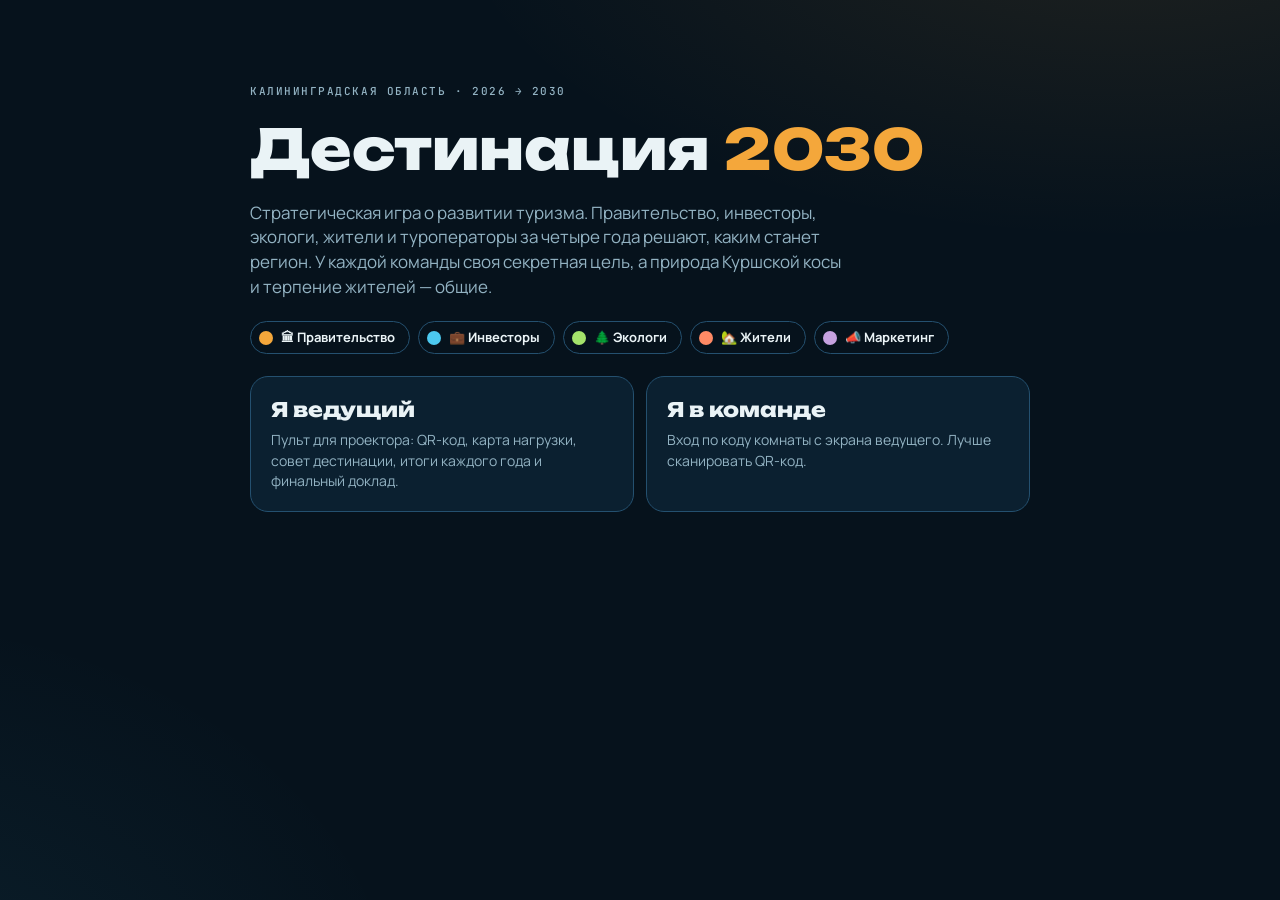
<file: index.html>
<!doctype html>
<html lang="ru">
<head>
<meta charset="utf-8">
<meta name="viewport" content="width=device-width, initial-scale=1, viewport-fit=cover">
<meta name="theme-color" content="#06121c">
<title>Дестинация 2030</title>
<link rel="preconnect" href="https://fonts.googleapis.com">
<link rel="preconnect" href="https://fonts.gstatic.com" crossorigin>
<link rel="stylesheet" href="https://fonts.googleapis.com/css2?family=Unbounded:wght@500;700;800&family=Manrope:wght@400;500;600;700;800&family=JetBrains+Mono:wght@500;700&display=swap">
<link rel="stylesheet" href="css/app.css">
<style>
.hero{max-width:780px;margin:8vh auto 0;display:flex;flex-direction:column;gap:22px}
.hero h1{font:800 clamp(30px,6vw,56px)/1.05 var(--f-display);margin:0;text-wrap:balance}
.hero h1 em{font-style:normal;color:var(--amber)}
.hero p{font-size:17px;max-width:60ch;margin:0;color:var(--mist)}
.doors{display:grid;grid-template-columns:repeat(2,minmax(0,1fr));gap:12px}
.door{display:flex;flex-direction:column;gap:8px;text-decoration:none;color:inherit;border-radius:18px;padding:20px;background:var(--sea-1);border:1px solid var(--line)}
.door:hover{border-color:var(--amber)}
.door b{font:800 20px var(--f-display)}
.door span{color:var(--mist);font-size:14px}
.roles{display:flex;gap:8px;flex-wrap:wrap}
@media (max-width:560px){.doors{grid-template-columns:minmax(0,1fr)}}
</style>
</head>
<body>
<main class="hero">
 <div class="eyebrow">Калининградская область · 2026 → 2030</div>
 <h1>Дестинация <em>2030</em></h1>
 <p>Стратегическая игра о развитии туризма. Правительство, инвесторы, экологи, жители и туроператоры за четыре года решают, каким станет регион. У каждой команды своя секретная цель, а природа Куршской косы и терпение жителей — общие.</p>
 <div class="roles"><span class="pill" style="--tc:#f4a73b"><i></i>🏛 Правительство</span><span class="pill" style="--tc:#4cc9f0"><i></i>💼 Инвесторы</span><span class="pill" style="--tc:#a5e36b"><i></i>🌲 Экологи</span><span class="pill" style="--tc:#ff8a65"><i></i>🏡 Жители</span><span class="pill" style="--tc:#c6a2e0"><i></i>📣 Маркетинг</span></div>
 <div class="doors">
  <a class="door" href="host.html"><b>Я ведущий</b><span>Пульт для проектора: QR-код, карта нагрузки, совет дестинации, итоги каждого года и финальный доклад.</span></a>
  <a class="door" href="play.html"><b>Я в команде</b><span>Вход по коду комнаты с экрана ведущего. Лучше сканировать QR-код.</span></a>
 </div>
</main>
</body>
</html>
</file>
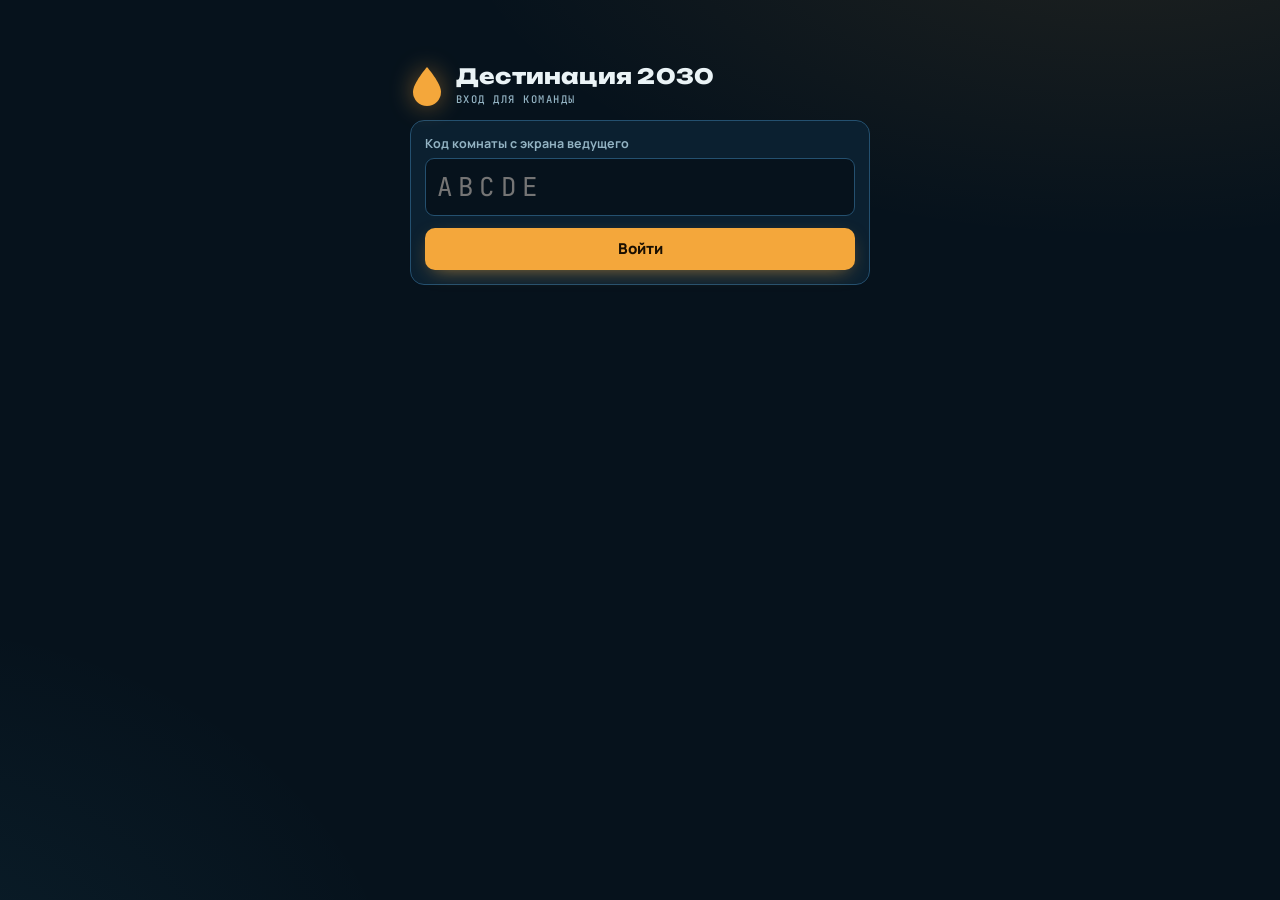
<file: play.html>
<!doctype html>
<html lang="ru">
<head>
<meta charset="utf-8">
<meta name="viewport" content="width=device-width, initial-scale=1, viewport-fit=cover">
<meta name="theme-color" content="#06121c">
<title>Дестинация 2030 · Команда</title>
<link rel="preconnect" href="https://fonts.googleapis.com">
<link rel="preconnect" href="https://fonts.gstatic.com" crossorigin>
<link rel="stylesheet" href="https://fonts.googleapis.com/css2?family=Unbounded:wght@500;700;800&family=Manrope:wght@400;500;600;700;800&family=JetBrains+Mono:wght@500;700&display=swap">
<link rel="stylesheet" href="css/app.css">
</head>
<body class="phone-body">
<div class="phone" id="root"></div>
<script src="js/game.js"></script>
<script src="js/net.js"></script>
<script>
/* ═════════ СОСТОЯНИЕ ИГРОКА ═════════ */
const PKEY='dest2030-player-v1';
const qs=new URLSearchParams(location.search);
let P={};try{P=JSON.parse(localStorage.getItem(PKEY))||{}}catch(e){P={}}
if(qs.get('r')){const r=qs.get('r').toUpperCase().replace(/[^A-Z0-9]/g,'');if(r!==P.room)P={room:r,nick:P.nick};P.b=+qs.get('b')||0}
P.cid=P.cid||makeId();P.votes=P.votes||{};
function saveP(){try{localStorage.setItem(PKEY,JSON.stringify(P))}catch(e){}}
saveP();

let G=null,offset=0,NET=null,netStatus='offline',setup=!(P.nick&&P.role),tab='role',goal=null,dirty=false;
let lastStage=null,firstState=true,buzzed=false,sel='zel';
const STAGES={lobby:'Открытие',news:'Новости года',work:'Проекты и сделки',council:'Совет дестинации',results:'Итоги года',final:'Финал'};
const TASKS={
 lobby:'Прочитайте свою роль и секретную цель. Обсудите в команде, какие проекты помогут её выполнить.',
 news:'Прочитайте новость года. Как она меняет ваши планы?',
 work:'Выберите проекты во вкладке «Проекты» и договоритесь с другими командами во вкладке «Сделки».',
 council:'Голосуйте по спорным проектам во вкладке «Совет». Убеждайте других вслух!',
 results:'Посмотрите во вкладке «Регион», что изменилось и почему.',
 final:'Ведущий раскрывает секретные цели. Как вы справились?',
};
const NAV=[['role','🎯','Роль'],['region','🗺️','Регион'],['props','🏗️','Проекты'],['deals','🤝','Сделки'],['council','🗳️','Совет']];

/* ═════════ СЕТЬ ═════════ */
function connect(){
 if(NET)NET.end();
 const subs=['state','reply/'+P.cid];if(P.role)subs.push('goal/'+P.role);
 NET=makeNet({room:P.room,subs,will:'pres/'+P.cid,onStatus:s=>{netStatus=s;if(s==='online')pubPres();render()},onMsg});
 NET.connect(P.b).then(i=>{if(i>=0){P.b=i;saveP()}});
}
function pubPres(){if(NET&&NET.connected&&P.nick&&P.role)NET.pub('pres/'+P.cid,{nick:P.nick,role:P.role,ts:Date.now()},true)}
function cmd(o){if(!NET||!NET.connected){toast('Нет связи с ведущим');return false}NET.pub('cmd',Object.assign({role:P.role,cid:P.cid,nick:P.nick},o));return true}
function onMsg(sub,v){
 if(sub==='state'){if(!v)return;G=v;offset=v.now-Date.now();onState();return}
 if(sub.startsWith('goal/')){goal=v&&v.id;softRender();return}
 if(sub.startsWith('reply/')&&v){toast(v.text);if(v.ok)buzz(60)}
}
function onState(){
 if(firstState){firstState=false;lastStage=G.stage+G.year;render();return}
 const key=G.stage+G.year;
 if(key!==lastStage){lastStage=key;buzzed=false;
  if(G.stage==='news'&&G.event){buzz(200);showOverlay(`<div class="evbig ${G.event.kind}"><div class="eyebrow">Новости ${G.year} года</div><h3>${esc(G.event.t)}</h3><p>${esc(G.event.d)}</p><button class="btn" data-a="closeov">Понятно</button></div>`)}
  else if(G.stage==='results'&&G.results&&G.results.inc[P.role]!=null){buzz([80,60,80]);showOverlay(`<div class="evbig good"><div class="eyebrow">Итоги ${G.results.year} года</div><h3>Доход команды +${fM(G.results.inc[P.role])}</h3><p>${esc(G.results.why[P.role])}</p><button class="btn" data-a="closeov">Посмотреть регион</button></div>`);tab='region'}
  else if(G.stage==='council'){buzz(120);tab='council';toast('Совет дестинации: голосуйте!')}
  else if(G.stage==='work'){tab='props'}
 }
 if(G.final&&!P.finalSeen){P.finalSeen=true;saveP();const me=G.final.teams[P.role];if(me){confetti(120);showOverlay(`<div class="evbig"><div class="eyebrow">Финал</div><h3>Ваш итог: ${me.total} очков</h3><p>Цель «${esc(me.goal)}» выполнена на ${me.goalScore}%.</p><button class="btn" data-a="closeov">Понятно</button></div>`)}}
 softRender();
}
function buzz(p){try{navigator.vibrate&&navigator.vibrate(p)}catch(e){}}
function showOverlay(html){closeOverlay();const d=document.createElement('div');d.className='overlay';d.id='ov';d.innerHTML=html;document.body.appendChild(d)}
function closeOverlay(){const o=$('#ov');if(o)o.remove()}

/* ═════════ ОТРИСОВКА ═════════ */
const me=()=>G&&G.teams[P.role];
const lastH=()=>G.hist[G.hist.length-1];
const prevH=()=>G.hist.length>1?G.hist[G.hist.length-2]:null;
function render(){
 dirty=false;
 if(!P.room)return renderCode();
 if(setup||!G)return renderSetup();
 if(!G.active.includes(P.role)){setup=true;return renderSetup()}
 const R=ROLE[P.role],t=me();
 $('#root').innerHTML=`<header class="p-head" style="--tc:${R.color}">
  <div class="p-top"><div class="p-team"><b>${R.icon} ${esc(R.short)}</b><span>${esc(P.nick)} · ${G.stage==='lobby'||G.stage==='final'?STAGES[G.stage]:G.year+' · '+STAGES[G.stage]}</span></div><div class="p-timer" id="pTimer">--:--</div><button class="mini" data-a="setup" aria-label="Сменить команду" style="width:34px;height:34px;font-size:16px">⚙</button></div>
  <div class="p-sub"><span>Бюджет <b>${fM(t.money)}</b></span>${P.role==='gov'?`<span>Вето <b>${t.vetoes}</b></span>`:''}<span>Проектов <b>${t.built}</b></span>${netStatus!=='online'?'<span style="color:var(--warn)">● нет связи</span>':''}</div>
 </header>
 <div class="task"><div class="eyebrow">${esc(STAGES[G.stage])} · задание</div><p>${esc(TASKS[G.stage])}</p><div class="muted" id="pTimerLbl" style="font-size:12.5px;margin-top:6px"></div></div>
 <div id="content">${({role:tRole,region:tRegion,props:tProps,deals:tDeals,council:tCouncil})[tab]()}</div>
 <nav class="p-nav">${NAV.map(([k,ic,n])=>{const badge=k==='council'&&G.stage==='council'?' mine':k==='deals'&&G.deals.some(d=>d.to===P.role&&d.status==='open')?' mine':'';return`<button class="${tab===k?'on':''}${badge}" data-a="tab" data-k="${k}"><i>${ic}</i>${n}</button>`}).join('')}</nav>`;
 drawTimer();
}
function softRender(){const a=document.activeElement;if(a&&/INPUT|TEXTAREA|SELECT/.test(a.tagName)&&$('#content')&&$('#content').contains(a)){dirty=true;return}render()}
document.addEventListener('focusout',()=>setTimeout(()=>{if(dirty)render()},60));

const brand=sub=>`<div class="brand"><svg class="drop" viewBox="0 0 34 40" aria-hidden="true"><path d="M17 1C17 1 3 17 3 26a14 14 0 0 0 28 0C31 17 17 1 17 1Z" fill="#f4a73b"/></svg><div><h1>Дестинация 2030</h1><small>${sub}</small></div></div>`;
function renderCode(){$('#root').innerHTML=`<div class="join">${brand('вход для команды')}<div class="p-card"><div class="field"><label for="code">Код комнаты с экрана ведущего</label><input class="inp mono" id="code" maxlength="6" autocomplete="off" style="font-size:26px;letter-spacing:.2em;text-transform:uppercase" placeholder="ABCDE"></div><button class="btn wide" data-a="code">Войти</button></div></div>`}
function renderSetup(){
 const act=G?G.active:ROLES.map(r=>r.id),st=netStatus==='online'?(G?'на связи':'ждём ведущего…'):netStatus==='nolib'?'не загрузилась библиотека связи':netStatus==='fail'?'нет связи с сервером':'подключение…';
 $('#root').innerHTML=`<div class="join">${brand(`комната ${esc(P.room)} · <span class="net ${netStatus}">${st}</span>`)}
 <div class="p-card"><div class="field"><label for="nick">Ваше имя или псевдоним</label><input class="inp" id="nick" maxlength="20" value="${esc(P.nick||'')}" autocomplete="off"></div></div>
 <div class="p-card"><h3>Ваша команда</h3><div class="choice">${ROLES.filter(r=>act.includes(r.id)).map(r=>`<button class="${P.role===r.id?'on':''}" style="--tc:${r.color}" data-a="pickRole" data-k="${r.id}"><i></i><span>${r.icon} ${esc(r.name)}<small>${esc(r.about)}</small></span></button>`).join('')}</div></div>
 <button class="btn wide" data-a="enter" ${G?'':'disabled'}>${G?'Войти в игру':'Ждём, пока ведущий откроет пульт'}</button>
 ${netStatus==='fail'||netStatus==='nolib'?'<button class="btn ghost wide" data-a="retry">Повторить подключение</button>':''}</div>`;
}

function tRole(){
 const R=ROLE[P.role],t=me(),g=goal&&GOALS[P.role].find(x=>x.id===goal),res=G.results;
 return`<div class="rolecard" style="--rc:${R.color}"><div class="eyebrow">Ваша команда</div><h3>${R.icon} ${esc(R.name)}</h3><p style="margin:0">${esc(R.about)}</p>
  <div class="goal"><div class="eyebrow">Секретная цель · не показывайте другим командам</div>${g?`<p style="margin:6px 0 0"><b>${esc(g.t)}.</b> ${esc(g.d)}</p>`:'<p class="muted" style="margin:6px 0 0">Цель загружается…</p>'}</div></div>
 <div class="p-card" style="margin-top:12px"><div class="eyebrow">Бюджет команды</div><div class="money">${fM(t.money)}</div>
  ${res&&res.inc[P.role]!=null?`<p class="muted" style="font-size:13px;margin:6px 0 0">Доход за ${res.year}: <b style="color:var(--good)">+${fM(res.inc[P.role])}</b>. ${esc(res.why[P.role])}</p>`:''}</div>
 ${t.assets.length?`<div class="p-card"><h3>Ваши доходные объекты</h3>${t.assets.map(a=>`<div class="row" style="justify-content:space-between;padding:5px 0;border-bottom:1px solid rgba(36,80,111,.5)"><span>${esc(PROJ[a.pid].name)}</span><span class="muted">${esc(ZONE[a.zone]?ZONE[a.zone].name:'')}</span></div>`).join('')}</div>`:''}
 ${G.final?finalCard():''}
 <div class="p-card"><h3>Как устроен год</h3><ol style="margin:0;padding-left:20px;font-size:14px;line-height:1.6"><li>Новость года меняет условия.</li><li>8 минут на проекты и сделки.</li><li>Совет голосует по спорным проектам. У экологов и жителей есть протест, у правительства вето.</li><li>Модель считает, как изменился регион, и начисляет доходы.</li></ol></div>`;
}
function finalCard(){const F=G.final,rows=Object.entries(F.teams).sort((a,b)=>b[1].total-a[1].total);
 return`<div class="p-card"><h3>Финал</h3>${F.closed?`<div class="banner bad">Косу закрывали: всем −${COMMON_PENALTY}</div>`:''}${F.common>0?`<div class="banner good">Регион устойчив: всем +${COMMON_BONUS}</div>`:''}
 ${rows.map(([r,x],k)=>`<div class="row" style="justify-content:space-between;padding:7px 0;border-bottom:1px solid rgba(36,80,111,.5)"><span>${k===0?'👑':ROLE[r].icon} <b style="color:${ROLE[r].color}">${esc(ROLE[r].short)}</b><br><small class="muted">«${esc(x.goal)}» · ${x.goalScore}/100</small></span><b class="mono" style="font-size:20px">${x.total}</b></div>`).join('')}</div>`}

function tRegion(){
 const H=lastH(),r=H.region,p=prevH(),z=H.zones[sel],Z=ZONE[sel],rs=(G.reasons||{})[sel]||[];
 const d=(v,pv,dig)=>p==null?'':`<span class="d ${v-pv>=0?'up':'down'}">${v-pv>=0?'+':'−'}${Math.abs(v-pv).toFixed(dig||0).replace('.',',')}</span>`;
 const built=G.props.filter(x=>x.status==='built').map(x=>({zone:x.zone==='all'?'kgd':x.zone,role:x.role}));
 const L=G.hist.map(h=>h.year);
 return`<div class="kpis" style="margin-bottom:12px">
  <div class="kpi"><span>Турпоток</span><b>${fT(r.tourists)}</b>${p?d(r.tourists/1000,p.region.tourists/1000,2):''}</div>
  <div class="kpi"><span>Рейтинг</span><b>${String(r.rating).replace('.',',')} ★</b>${p?d(r.rating,p.region.rating,1):''}</div>
  <div class="kpi"><span>Природа</span><b style="color:${idxColor(r.eco)}">${Math.round(r.eco)}</b>${p?d(r.eco,p.region.eco):''}</div>
  <div class="kpi"><span>Жители</span><b style="color:${idxColor(r.res)}">${Math.round(r.res)}</b>${p?d(r.res,p.region.res):''}</div></div>
 <div class="p-card" style="padding:8px"><div class="map-wrap">${regionSVG(H,sel,built)}</div><p class="muted" style="font-size:12px;margin:6px 4px 0">Нажмите на круг, чтобы увидеть зону.</p></div>
 <div class="p-card zcard"><h3>${esc(Z.name)}</h3><p class="muted" style="font-size:13px;margin:-4px 0 10px">${esc(ZONE_NOTE[sel])}</p>
  <div class="zrow"><span>Нагрузка</span><div class="bar"><i style="width:${Math.min(100,z.load/1.3*100)}%;background:${loadColor(z.load)}"></i></div><b>${z.closed?'закр.':Math.round(z.load*100)+'%'}</b></div>
  <div class="zrow"><span>Природа</span><div class="bar"><i style="width:${z.eco}%;background:${idxColor(z.eco)}"></i></div><b>${Math.round(z.eco)}</b></div>
  <div class="zrow"><span>Жители</span><div class="bar"><i style="width:${z.res}%;background:${idxColor(z.res)}"></i></div><b>${Math.round(z.res)}</b></div>
  <div class="zrow"><span>Доля лета</span><div class="bar"><i style="width:${z.season}%;background:#c6a2e0"></i></div><b>${Math.round(z.season)}%</b></div>
  <div class="muted mono" style="font-size:12px">Туристов ${fN(z.served)} тыс. · спрос ${fN(z.demand)} тыс.${z.cap?' · мест '+fN(z.cap)+' тыс.':''} · пропускная ${fN(z.carry)} тыс.</div>
  ${rs.length?`<ul class="why">${rs.map(x=>`<li>${esc(x)}</li>`).join('')}</ul>`:''}</div>
 ${L.length>1?`<div class="p-card"><div class="lbl">Природа и жители</div>${lineChart(L,[{name:'Природа',color:'#5fd3a0',values:G.hist.map(h=>h.region.eco)},{name:'Жители',color:'#ff8a65',values:G.hist.map(h=>h.region.res)},{name:'Коса',color:'#4cc9f0',values:G.hist.map(h=>h.zones.spit.eco)}],{min:0,max:100})}</div>
  <div class="p-card"><div class="lbl">Турпоток, млн</div>${lineChart(L,[{name:'Турпоток',color:'#f4a73b',values:G.hist.map(h=>h.region.tourists/1000)}],{fmt:v=>v.toFixed(1).replace('.',',')})}</div>`:''}`;
}

function tProps(){
 const open=G.stage==='work',mul=G.costMul||1,t=me();
 const mine=G.props.filter(p=>p.role===P.role).slice().reverse(),others=G.props.filter(p=>p.role!==P.role&&p.year===G.year);
 const used=id=>G.props.some(x=>x.pid===id&&!['rejected','vetoed'].includes(x.status));
 const st={approved:'утверждён',pending:'на совет',vote:'голосование',rejected:'отклонён',vetoed:'вето',built:'построен'};
 return`${open?'':`<div class="p-card"><p class="muted" style="margin:0">Новые проекты можно предлагать на этапе «Проекты и сделки». Сейчас: ${esc(STAGES[G.stage])}.</p></div>`}
 ${mul>1?`<div class="banner bad" style="margin-bottom:12px">В этом году проекты дороже на ${Math.round((mul-1)*100)}%</div>`:''}
 <div class="p-card"><h3>Проекты вашей команды</h3>${PROJECTS.filter(p=>p.role===P.role).map(p=>{const cost=Math.round(p.cost*mul),zoneSel=p.zones?`<select class="inp" id="z-${p.id}" style="margin:6px 0">${p.zones.map(z=>`<option value="${z}">${esc(ZONE[z].name)}${isHot(p,z)?' · спорный':''}</option>`).join('')}</select>`:'';const hot=isHot(p,p.zones?p.zones[0]:null),blocked=p.once&&used(p.id);
  return`<div class="tile" style="margin-bottom:8px"><div class="row" style="justify-content:space-between;align-items:flex-start"><b style="font:700 14px var(--f-body);white-space:normal;flex:1">${esc(p.name)}</b><span class="mono" style="color:var(--amber-hi);font-weight:800">${cost?fM(cost):'бесплатно'}</span></div>
   <span>${p.region?'Весь регион':p.fixed?p.fixed.map(z=>ZONE[z].name).join(', '):'Выберите зону'}${hot?' · <span class="tag hot">спорный</span>':''}${p.once?' · <span class="tag">один раз</span>':''}</span>
   <div class="eff mono" style="font-size:12px;color:var(--mist);margin-top:4px">${esc(effText(p,p.zones?p.zones[0]:null))}</div>${p.note?`<div class="muted" style="font-size:12.5px;margin-top:4px">${esc(p.note)}</div>`:''}
   ${zoneSel}<button class="btn sm" style="margin-top:6px" data-a="propose" data-id="${p.id}" ${open&&!blocked&&t.money>=cost?'':'disabled'}>${blocked?'Уже принят':t.money<cost?'Не хватает денег':'Предложить'}</button></div>`}).join('')}</div>
 ${mine.length?`<div class="p-card"><h3>Ваши решения</h3>${mine.map(p=>`<div class="row" style="justify-content:space-between;padding:6px 0;border-bottom:1px solid rgba(36,80,111,.5)"><span>${esc(PROJ[p.pid].name)}<br><small class="muted">${p.year} · ${p.zone==='all'?'весь регион':esc((ZONE[p.zone]||{}).name||'')} · ${fM(p.cost)}</small></span><span class="row" style="gap:6px"><span class="status ${p.status}">${st[p.status]}</span>${open&&p.year===G.year&&['approved','pending'].includes(p.status)?`<button class="mini" data-a="cancel" data-id="${p.id}" aria-label="Отменить">✕</button>`:''}</span></div>`).join('')}</div>`:''}
 ${others.length?`<div class="p-card"><h3>Что предлагают другие в ${G.year}</h3>${others.map(p=>`<div class="row" style="justify-content:space-between;padding:6px 0;border-bottom:1px solid rgba(36,80,111,.5)"><span>${ROLE[p.role].icon} ${esc(PROJ[p.pid].name)}<br><small class="muted">${p.zone==='all'?'весь регион':esc((ZONE[p.zone]||{}).name||'')}</small></span><span class="status ${p.status}">${st[p.status]}</span></div>`).join('')}</div>`:''}`;
}

function tDeals(){
 const open=['work','council'].includes(G.stage),others=G.active.filter(r=>r!==P.role);
 const inc=G.deals.filter(d=>d.to===P.role),out=G.deals.filter(d=>d.from===P.role);
 const st={open:'ждёт ответа',accepted:'заключена',declined:'отклонена',failed:'сорвалась'};
 const line=(d,incoming)=>`<div class="ans" style="border-color:${ROLE[incoming?d.from:d.to].color}"><b>${incoming?'От':'Кому'}: ${ROLE[incoming?d.from:d.to].icon} ${esc(ROLE[incoming?d.from:d.to].short)} · ${st[d.status]}</b>
  ${d.give?(incoming?'Вам дают ':'Вы даёте ')+fM(d.give):''}${d.give&&d.get?' · ':''}${d.get?(incoming?'Просят у вас ':'Вы просите ')+fM(d.get):''}${d.note?`<div>«${esc(d.note)}»</div>`:''}
  ${incoming&&d.status==='open'?`<div class="row" style="margin-top:8px"><button class="btn sm" data-a="dealYes" data-id="${d.id}">Принять</button><button class="btn sm ghost" data-a="dealNo" data-id="${d.id}">Отклонить</button></div>`:''}</div>`;
 return`<div class="p-card"><h3>Предложить сделку</h3>${open?'':'<p class="muted" style="margin-top:-4px">Сделки открыты на этапах «Проекты» и «Совет».</p>'}
  <div class="field"><label for="dto">Кому</label><select class="inp" id="dto" ${open?'':'disabled'}>${others.map(r=>`<option value="${r}">${ROLE[r].icon} ${esc(ROLE[r].name)}</option>`).join('')}</select></div>
  <div class="row" style="flex-wrap:nowrap"><div class="field" style="flex:1"><label for="dgive">Мы даём, млн</label><input class="inp mono" id="dgive" inputmode="numeric" placeholder="0" ${open?'':'disabled'}></div><div class="field" style="flex:1"><label for="dget">Мы просим, млн</label><input class="inp mono" id="dget" inputmode="numeric" placeholder="0" ${open?'':'disabled'}></div></div>
  <div class="field"><label for="dnote">Условие</label><input class="inp" id="dnote" maxlength="160" placeholder="Например: голосуем «за» ваши очистные" ${open?'':'disabled'}></div>
  <button class="btn wide" data-a="deal" ${open?'':'disabled'}>Отправить предложение</button></div>
 <div class="p-card"><h3>Входящие</h3>${inc.length?inc.map(d=>line(d,true)).join(''):'<p class="muted" style="margin:0">Пока ничего</p>'}</div>
 ${out.length?`<div class="p-card"><h3>Ваши предложения</h3>${out.map(d=>line(d,false)).join('')}</div>`:''}`;
}

function tCouncil(){
 const list=G.props.filter(p=>p.status==='vote');
 if(G.stage!=='council')return`<div class="p-card"><h3>Совет дестинации</h3><p class="muted" style="margin:0">Совет собирается после этапа проектов. Здесь появятся спорные проекты: вред природе или жителям, стройки на косе.</p></div>
  ${G.props.filter(p=>p.status==='pending').length?`<div class="p-card"><h3>Ждут совета</h3>${G.props.filter(p=>p.status==='pending').map(p=>`<div style="padding:5px 0">${ROLE[p.role].icon} ${esc(PROJ[p.pid].name)} <small class="muted">· ${p.zone==='all'?'весь регион':esc((ZONE[p.zone]||{}).name||'')}</small></div>`).join('')}</div>`:''}`;
 const t=me();
 return list.length?list.map(p=>{const pr=PROJ[p.pid],tot=Math.max(1,p.yes+p.no),my=P.votes[p.id];
  return`<div class="p-card" style="border-left:5px solid ${ROLE[p.role].color}"><div class="muted" style="font-size:12.5px">${ROLE[p.role].icon} ${esc(ROLE[p.role].short)} · ${p.zone==='all'?'весь регион':esc((ZONE[p.zone]||{}).name||'')} · ${fM(p.cost)}</div><h3 style="margin:4px 0 6px">${esc(pr.name)}</h3>
   <div class="mono" style="font-size:12px;color:var(--mist)">${esc(effText(pr,p.zone))}</div>${pr.note?`<p class="muted" style="font-size:13px;margin:6px 0 0">${esc(pr.note)}</p>`:''}
   <div class="vbar" style="margin:10px 0 6px"><i class="y" style="width:${p.yes/tot*100}%">${p.yes||''}</i><i class="n" style="width:${p.no/tot*100}%">${p.no||''}</i></div>
   <div class="row" style="margin-bottom:8px">${p.protest.map(r=>`<span class="tag hot">протест: ${ROLE[r].short}</span>`).join('')}${p.veto?'<span class="tag hot">вето правительства</span>':''}${p.protest.length?'<span class="muted" style="font-size:12px">нужно 2/3 «за»</span>':''}</div>
   <div class="row" style="flex-wrap:nowrap"><button class="btn ${my==='yes'?'':'ghost'}" style="flex:1" data-a="vote" data-id="${p.id}" data-v="yes">${my==='yes'?'✓ ':''}За</button><button class="btn ${my==='no'?'':'ghost'}" style="flex:1" data-a="vote" data-id="${p.id}" data-v="no">${my==='no'?'✓ ':''}Против</button></div>
   ${['eco','res'].includes(P.role)&&!p.protest.includes(P.role)&&p.role!==P.role?`<button class="btn ghost wide" style="margin-top:8px" data-a="protest" data-id="${p.id}">✊ Объявить протест</button>`:''}
   ${P.role==='gov'&&!p.veto?`<button class="btn ghost wide" style="margin-top:8px" data-a="veto" data-id="${p.id}" ${t.vetoes>0?'':'disabled'}>⛔ Вето (осталось ${t.vetoes})</button>`:''}</div>`}).join(''):'<div class="p-card"><p class="muted" style="margin:0">Спорных проектов в этом году нет.</p></div>';
}

/* ═════════ ТАЙМЕР ═════════ */
function drawTimer(){const el=$('#pTimer');if(!el||!G)return;const tm=G.timer||{};
 const left=tm.run?Math.max(0,(tm.end-(Date.now()+offset))/1000):(tm.left||0),s=Math.ceil(left);
 el.textContent=String(Math.floor(s/60)).padStart(2,'0')+':'+String(s%60).padStart(2,'0');el.classList.toggle('hot',!!tm.run&&left<=30&&left>0);
 const l=$('#pTimerLbl');if(l)l.textContent=(tm.label?'⏱ '+tm.label:'')+(tm.run?'':' · таймер на паузе');
 if(tm.run&&left<=0&&!buzzed){buzzed=true;buzz([300,100,300]);toast('Время вышло!')}if(left>1)buzzed=false}
setInterval(drawTimer,250);

/* ═════════ ДЕЙСТВИЯ ═════════ */
const num=id=>Math.max(0,Math.round(+(($('#'+id)||{}).value||'').replace(/[^\d]/g,'')||0));
const A={
 code:()=>{const v=($('#code').value||'').toUpperCase().replace(/[^A-Z0-9]/g,'');if(v.length<4)return toast('Введите код комнаты');P.room=v;P.b=0;saveP();connect();render()},
 pickRole:d=>{P.role=d.k;saveP();renderSetup()},
 enter:()=>{const n=($('#nick').value||'').trim();if(!n)return toast('Напишите имя или псевдоним');if(!P.role)return toast('Выберите команду');P.nick=n.slice(0,20);saveP();setup=false;tab='role';goal=null;connect();render()},
 retry:()=>connect(),
 setup:()=>{setup=true;render()},
 tab:d=>{tab=d.k;render();scrollTo(0,0)},
 closeov:()=>closeOverlay(),
 zone:d=>{sel=d.id;render()},
 propose:d=>{const p=PROJ[d.id],z=p.zones?$('#z-'+p.id).value:null;cmd({type:'propose',pid:p.id,zone:z})},
 cancel:d=>cmd({type:'cancel',id:d.id}),
 vote:d=>{P.votes[d.id]=d.v;saveP();if(cmd({type:'vote',id:d.id,v:d.v}))render()},
 protest:d=>cmd({type:'protest',id:d.id}),
 veto:d=>cmd({type:'veto',id:d.id}),
 deal:()=>{const to=$('#dto').value,give=num('dgive'),get=num('dget'),note=($('#dnote').value||'').trim();if(!give&&!get&&!note)return toast('Заполните сделку');if(give>me().money)return toast('У вас нет столько денег');if(cmd({type:'deal',to,give,get,note})){$('#dgive').value='';$('#dget').value='';$('#dnote').value=''}},
 dealYes:d=>cmd({type:'dealAnswer',id:d.id,accept:true}),
 dealNo:d=>cmd({type:'dealAnswer',id:d.id,accept:false}),
};
document.addEventListener('click',e=>{const el=e.target.closest('[data-a]');if(!el||el.disabled)return;const f=A[el.dataset.a];if(f)f(el.dataset,el,e)});

render();if(P.room)connect();
</script>
</body>
</html>
</file>
<file: css/app.css>
/* Кубок Янтарного края — общий стиль «Балтика и янтарь» (одна тёмная тема: проектор и телефоны) */
:root{
  --sea-0:#06121c; --sea-1:#0b2030; --sea-2:#112d44; --sea-3:#1a4160; --line:#24506f;
  --foam:#eaf3f6; --mist:#93b3c3; --dim:#5f8296;
  --amber:#f4a73b; --amber-hi:#ffd27a; --resin:#c0661c;
  --good:#5fd3a0; --warn:#ffcf5c; --bad:#ff6b5e;
  --t1:#4cc9f0; --t2:#ff8a65; --t3:#a5e36b;
  --f-display:"Unbounded","Segoe UI",system-ui,sans-serif;
  --f-body:"Manrope","Segoe UI",system-ui,sans-serif;
  --f-mono:"JetBrains Mono",ui-monospace,Consolas,monospace;
  color-scheme:dark;
}
*{box-sizing:border-box}
html,body{height:100%}
body{margin:0;background:var(--sea-0);color:var(--foam);font:15px/1.45 var(--f-body);
  padding-left:max(16px,env(safe-area-inset-left,0px));padding-right:max(16px,env(safe-area-inset-right,0px));padding-block:12px;
  background-image:radial-gradient(1100px 560px at 88% -12%,rgba(244,167,59,.11),transparent 62%),radial-gradient(900px 700px at -10% 115%,rgba(76,201,240,.08),transparent 60%);background-attachment:fixed}
button,input,select,textarea{font:inherit;color:inherit}
button{cursor:pointer}
:focus-visible{outline:2px solid var(--amber-hi);outline-offset:2px}
.app{display:grid;grid-template-rows:auto auto 1fr auto;gap:12px;min-height:100%;max-width:1840px;margin:0 auto}

/* шапка */
.top{display:flex;align-items:center;gap:18px;flex-wrap:wrap}
.brand{display:flex;align-items:center;gap:12px;flex:none}
.brand h1{font:800 21px/1 var(--f-display);margin:0;letter-spacing:.01em}
.brand small{display:block;margin-top:5px;font:500 10.5px var(--f-mono);letter-spacing:.14em;text-transform:uppercase;color:var(--mist)}
.drop{width:34px;height:40px;filter:drop-shadow(0 0 12px rgba(244,167,59,.45))}
.phases{display:flex;gap:6px;flex:1;min-width:0;overflow-x:auto;padding-bottom:2px}
.phase{flex:1 0 auto;display:flex;flex-direction:column;gap:2px;text-align:left;border:1px solid var(--line);background:var(--sea-1);border-radius:10px;padding:7px 12px;min-width:118px;transition:background .2s,border-color .2s}
.phase b{font:600 13px var(--f-body)}
.phase span{font:500 11px var(--f-mono);color:var(--dim)}
.phase.done{opacity:.55}
.phase.done b::before{content:"✓ ";color:var(--good)}
.phase.on{background:linear-gradient(180deg,rgba(244,167,59,.22),rgba(244,167,59,.06));border-color:var(--amber)}
.phase.on span{color:var(--amber-hi)}
.tools{display:flex;gap:6px;flex:none;flex-wrap:wrap}
.ibtn{border:1px solid var(--line);background:var(--sea-1);border-radius:9px;padding:8px 11px;font-size:13px;font-weight:600;white-space:nowrap}
.ibtn:hover{border-color:var(--mist)}
.ibtn.warn{border-color:var(--bad);color:var(--bad)}
.net{display:inline-flex;align-items:center;gap:7px}
.net::before{content:"";width:9px;height:9px;border-radius:50%;background:var(--dim)}
.net.online::before{background:var(--good);box-shadow:0 0 10px var(--good)}
.net.connecting::before,.net.reconnect::before{background:var(--warn);animation:blink 1s infinite}
.net.fail::before,.net.offline::before,.net.nolib::before{background:var(--bad)}
@keyframes blink{50%{opacity:.3}}

/* вкладки */
.tabs{display:flex;gap:4px;flex-wrap:wrap;align-items:center}
.tab{position:relative;border:0;background:transparent;color:var(--mist);padding:8px 14px;border-radius:999px;font-weight:700;font-size:14px}
.tab:hover{color:var(--foam);background:var(--sea-1)}
.tab.on{background:var(--foam);color:var(--sea-0)}
.tab .cnt{display:inline-grid;place-items:center;min-width:19px;height:19px;padding:0 5px;margin-left:6px;border-radius:999px;background:var(--amber);color:#1a0f02;font:800 11px var(--f-mono)}
.season{margin-left:auto;font:600 12px var(--f-mono);letter-spacing:.06em;color:var(--amber-hi);border:1px dashed rgba(244,167,59,.5);border-radius:999px;padding:5px 12px}

/* сетка */
.main{display:grid;grid-template-columns:minmax(0,1fr) 370px;gap:14px;min-height:0}
.stage{min-width:0;display:flex;flex-direction:column;gap:12px}
.rail{display:flex;flex-direction:column;gap:12px;min-width:0}
.panel{background:var(--sea-1);border:1px solid var(--line);border-radius:16px;padding:16px;min-width:0}
.panel h2,.h2{font:700 15px/1.2 var(--f-display);margin:0 0 12px;letter-spacing:.01em}
.eyebrow{font:500 11px var(--f-mono);letter-spacing:.14em;text-transform:uppercase;color:var(--mist)}
.muted{color:var(--mist)}
.mono{font-family:var(--f-mono);font-variant-numeric:tabular-nums}
.row{display:flex;gap:8px;align-items:center;flex-wrap:wrap}
.btn{border:0;border-radius:10px;padding:10px 16px;font-weight:800;background:var(--amber);color:#1a0f02;box-shadow:0 6px 20px -8px rgba(244,167,59,.7);transition:transform .12s}
.btn:hover{transform:translateY(-1px)}
.btn:active{transform:translateY(1px)}
.btn.ghost{background:var(--sea-2);color:var(--foam);box-shadow:none;border:1px solid var(--line)}
.btn.sm{padding:6px 10px;font-size:13px;border-radius:8px}
.btn.wide{width:100%}
.btn:disabled{opacity:.4;cursor:not-allowed;transform:none}
.pills{display:flex;gap:6px;flex-wrap:wrap}
.pill{display:flex;align-items:center;gap:8px;border:1px solid var(--line);background:var(--sea-0);border-radius:999px;padding:6px 14px 6px 8px;font-weight:700;font-size:13px}
.pill i{width:14px;height:14px;border-radius:50%;background:var(--tc)}
.pill.on{border-color:var(--tc);box-shadow:inset 0 0 0 1px var(--tc);background:color-mix(in srgb,var(--tc) 14%,var(--sea-0))}

/* карта */
.route-grid{display:grid;grid-template-columns:minmax(0,1fr) 380px;gap:12px}
.map-card{padding:12px;display:flex;flex-direction:column;gap:10px;min-width:0}
.map-head{display:flex;justify-content:space-between;gap:10px;flex-wrap:wrap;align-items:center}
.map-wrap{position:relative;border-radius:12px;overflow:hidden;background:#08263b;border:1px solid var(--line)}
.map-wrap svg{display:block;width:100%;height:auto}
.mk{cursor:pointer}
.mk:hover circle.dot{r:9}
.route-line{fill:none;stroke-width:3.5;stroke-linecap:round;stroke-linejoin:round;stroke-dasharray:10 8;animation:march 1.2s linear infinite}
@keyframes march{to{stroke-dashoffset:-18}}
.stats{display:grid;grid-template-columns:repeat(4,minmax(0,1fr));gap:8px}
.stat{background:var(--sea-0);border:1px solid var(--line);border-radius:10px;padding:8px 12px;min-width:0}
.stat b{display:block;font:700 19px/1.2 var(--f-mono);font-variant-numeric:tabular-nums;white-space:nowrap;overflow:hidden;text-overflow:ellipsis}
.stat span{font-size:12px;color:var(--mist)}
.catalog{display:flex;flex-direction:column;gap:10px;min-width:0;max-height:calc(100vh - 230px);overflow:auto}
.rstop{display:grid;grid-template-columns:28px minmax(0,1fr) auto;gap:8px;align-items:center;padding:6px 0}
.rstop .n{width:26px;height:26px;border-radius:50%;display:grid;place-items:center;font:700 12px var(--f-mono);background:var(--amber);color:#1a0f02}
.rstop .n.home{background:var(--sea-3);color:var(--foam)}
.rstop .nm{font-weight:700;font-size:13.5px;line-height:1.25;min-width:0}
.rleg{margin-left:13px;border-left:2px dashed var(--line);padding:2px 0 2px 21px;font:500 11.5px var(--f-mono);color:var(--dim)}
.rleg.long{color:var(--warn)}
.mini{border:1px solid var(--line);background:var(--sea-0);border-radius:7px;width:30px;height:30px;padding:0;font-size:12px;line-height:1}
.grp{font:600 11px var(--f-mono);letter-spacing:.12em;text-transform:uppercase;color:var(--mist);margin:8px 0 4px}
.objs{display:flex;flex-direction:column;gap:6px}
.obj{display:grid;grid-template-columns:minmax(0,1fr) auto;gap:2px 8px;width:100%;text-align:left;border:1px solid transparent;background:var(--sea-0);border-radius:10px;padding:8px 10px}
.obj:hover{border-color:var(--line)}
.obj.on{border-color:var(--amber);background:color-mix(in srgb,var(--amber) 10%,var(--sea-0))}
.obj:disabled{cursor:default}
.obj .t{font-weight:700;font-size:13.5px;line-height:1.25}
.obj .m{grid-column:1/-1;font:500 11.5px var(--f-mono);color:var(--mist)}
.obj .f{grid-column:1/-1;font-size:12px;color:var(--dim);line-height:1.35}
.fitdots{font-size:12px;letter-spacing:1px;color:var(--amber);white-space:nowrap}
.fitdots .off{color:var(--sea-3)}
.chip{display:inline-block;font:600 10.5px var(--f-mono);letter-spacing:.04em;padding:1px 6px;border-radius:5px;background:var(--sea-2);color:var(--mist);margin-left:4px}
.chip.eco{background:rgba(95,211,160,.14);color:var(--good)}
.chip.hard{background:rgba(255,107,94,.14);color:var(--bad)}
.chip.sea{background:rgba(76,201,240,.13);color:var(--t1)}

/* смета */
.calc-grid{display:grid;grid-template-columns:340px minmax(0,1fr);gap:12px}
.field{display:flex;flex-direction:column;gap:5px;margin-bottom:12px}
.field label,.lbl{font-size:12.5px;font-weight:700;color:var(--mist)}
.inp{background:var(--sea-0);border:1px solid var(--line);border-radius:9px;padding:9px 11px;width:100%}
textarea.inp{resize:vertical;min-height:84px;line-height:1.45}
.inp:focus{border-color:var(--amber);outline:none}
.inp:disabled{opacity:.6}
.check{display:flex;gap:8px;align-items:center;font-weight:600;font-size:13.5px;margin-bottom:8px}
.check input{width:20px;height:20px;accent-color:var(--amber)}
input[type=range]{width:100%;accent-color:var(--amber)}
details.rates summary{cursor:pointer;font-weight:700;font-size:13px;color:var(--mist)}
details.rates .rg{display:grid;grid-template-columns:minmax(0,1fr) 92px;gap:6px 8px;align-items:center;margin-top:10px;font-size:12.5px}
details.rates .inp{padding:5px 8px;font-family:var(--f-mono);text-align:right}
.price-hero{display:flex;justify-content:space-between;align-items:flex-end;gap:16px;flex-wrap:wrap;padding-bottom:14px;border-bottom:1px solid var(--line);margin-bottom:14px}
.big{font:800 46px/1 var(--f-display);letter-spacing:-.01em;font-variant-numeric:tabular-nums}
.verdict{font-weight:800;padding:6px 12px;border-radius:999px;font-size:14px}
.verdict.ok{background:rgba(95,211,160,.15);color:var(--good)}
.verdict.no{background:rgba(255,107,94,.15);color:var(--bad)}
.sbar{display:flex;height:22px;border-radius:7px;overflow:hidden;margin:6px 0 12px;background:var(--sea-0)}
.sbar i{display:block;height:100%;transition:width .5s cubic-bezier(.2,.8,.2,1)}
.btable{width:100%;border-collapse:collapse;font-size:13.5px}
.btable td{padding:5px 0;border-bottom:1px solid rgba(36,80,111,.5)}
.btable td:last-child{text-align:right;font-family:var(--f-mono);font-variant-numeric:tabular-nums;white-space:nowrap}
.btable .sw{display:inline-block;width:10px;height:10px;border-radius:3px;margin-right:8px;vertical-align:-1px}
.btable tr.sum td{font-weight:800;border-bottom:0;padding-top:8px}
.tiles{display:grid;grid-template-columns:repeat(3,minmax(0,1fr));gap:8px;margin:14px 0}
.tile{background:var(--sea-0);border:1px solid var(--line);border-radius:12px;padding:10px 12px;min-width:0}
.tile b{display:block;font:700 20px/1.2 var(--f-mono);font-variant-numeric:tabular-nums;white-space:nowrap;overflow:hidden;text-overflow:ellipsis}
.tile span{font-size:12px;color:var(--mist)}
.tile.pos b{color:var(--good)} .tile.neg b{color:var(--bad)}
.checks{display:flex;flex-direction:column;gap:6px;margin-top:6px}
.ck{display:grid;grid-template-columns:24px minmax(0,1fr);gap:8px;align-items:start;font-size:13.5px}
.ck .ic{width:22px;height:22px;border-radius:50%;display:grid;place-items:center;font-weight:800;font-size:12px}
.ck.ok .ic{background:rgba(95,211,160,.18);color:var(--good)}
.ck.no .ic{background:rgba(255,107,94,.18);color:var(--bad)}
.ck.na .ic{background:var(--sea-2);color:var(--mist)}
.ck.hid{filter:blur(5px);user-select:none}
.calc-split{display:grid;grid-template-columns:minmax(0,1.15fr) minmax(0,1fr);gap:18px}

/* клиент */
.client-grid{display:grid;grid-template-columns:minmax(0,1fr) 320px;gap:12px}
.ccard{position:relative;overflow:hidden;background:linear-gradient(160deg,var(--sea-2),var(--sea-1) 60%);border:1px solid var(--line);border-radius:18px;padding:26px 28px;animation:flipin .6s cubic-bezier(.2,.8,.2,1)}
@keyframes flipin{from{transform:perspective(900px) rotateY(-70deg);opacity:0}to{transform:none;opacity:1}}
.ccard::after{content:"";position:absolute;right:-60px;top:-60px;width:220px;height:220px;border-radius:50%;background:radial-gradient(circle,rgba(244,167,59,.22),transparent 70%);pointer-events:none}
.ccard h3{font:800 30px/1.1 var(--f-display);margin:8px 0 4px;text-wrap:balance}
.quote{font-size:19px;line-height:1.5;margin:18px 0;max-width:62ch;padding-left:16px;border-left:3px solid var(--amber)}
.facts{display:grid;grid-template-columns:repeat(4,minmax(0,1fr));gap:10px;margin-bottom:18px}
.hidden-box{border:1px dashed var(--line);border-radius:12px;padding:14px 16px}
.hneed{display:flex;gap:10px;font-size:15px;padding:5px 0}
.hneed.blur{filter:blur(7px);user-select:none}
.deck{display:flex;flex-direction:column;gap:6px}
.dk{display:flex;justify-content:space-between;gap:8px;text-align:left;border:1px solid var(--line);background:var(--sea-0);border-radius:10px;padding:9px 12px;font-weight:700;font-size:13.5px}
.dk span{font-weight:500;color:var(--mist);font-size:12px}
.dk.on{border-color:var(--amber)}
.tips li{margin-bottom:6px;font-size:13.5px}

/* рулетка */
.wheel-grid{display:grid;grid-template-columns:minmax(0,560px) minmax(0,1fr);gap:16px;align-items:start}
.wheel-wrap{position:relative;max-width:560px;width:100%;margin:0 auto}
.wheel-wrap canvas{width:100%;height:auto;display:block}
.pointer{position:absolute;left:50%;top:-6px;transform:translateX(-50%);width:0;height:0;border-left:18px solid transparent;border-right:18px solid transparent;border-top:34px solid var(--amber-hi);filter:drop-shadow(0 3px 6px rgba(0,0,0,.5))}
.spin-btn{position:absolute;left:50%;top:50%;transform:translate(-50%,-50%);width:118px;height:118px;border-radius:50%;border:4px solid var(--amber);background:var(--sea-0);font:800 15px var(--f-display);color:var(--amber-hi)}
.spin-btn:disabled{opacity:.6}
.evcard{border-radius:16px;padding:22px;background:var(--sea-2);border:1px solid var(--line);animation:pop .45s cubic-bezier(.2,1.4,.4,1)}
.evcard.good{border-color:var(--good);background:linear-gradient(160deg,rgba(95,211,160,.16),var(--sea-2))}
.evcard.bad{border-color:var(--bad);background:linear-gradient(160deg,rgba(255,107,94,.14),var(--sea-2))}
.evcard h3{font:800 26px/1.15 var(--f-display);margin:6px 0 10px}
.evcard p{font-size:16px;margin:0 0 14px}
@keyframes pop{from{transform:scale(.85);opacity:0}to{transform:none;opacity:1}}
.hist{font-size:13px;color:var(--mist);margin-top:12px}

/* инвестиции */
.inv-grid{display:grid;grid-template-columns:repeat(auto-fill,minmax(260px,1fr));gap:12px}
.inv{display:flex;flex-direction:column;gap:8px}
.inv h3{font:700 16px/1.25 var(--f-display);margin:0}
.inv .cost{font:700 22px var(--f-mono);color:var(--amber-hi)}
.inv .buy{display:flex;gap:6px;flex-wrap:wrap;margin-top:auto}
.tbuy{border:1px solid var(--tc);background:transparent;border-radius:8px;padding:6px 10px;font-weight:700;font-size:12.5px;color:var(--foam)}
.tbuy.own{background:var(--tc);color:#06121c}
.tbuy:disabled:not(.own){opacity:.35;cursor:not-allowed}

/* тендер */
.env-grid{display:grid;grid-template-columns:repeat(3,minmax(0,1fr));gap:12px}
.env{border-radius:16px;padding:18px;border:1px solid var(--tc);background:color-mix(in srgb,var(--tc) 8%,var(--sea-1));display:flex;flex-direction:column;gap:10px;min-width:0}
.env h3{font:700 16px var(--f-display);margin:0;color:var(--tc)}
.env.open{animation:flipin .7s cubic-bezier(.2,.8,.2,1) both}
.env.open:nth-child(2){animation-delay:.6s}.env.open:nth-child(3){animation-delay:1.2s}
.env .bid{font:800 34px/1 var(--f-display);font-variant-numeric:tabular-nums}
.env.win{box-shadow:0 0 0 3px var(--amber-hi),0 0 40px -6px rgba(244,167,59,.7)}
.seal{font-size:46px;text-align:center;padding:14px 0}

/* заявки */
.subs{display:grid;grid-template-columns:repeat(3,minmax(0,1fr));gap:12px}
.sub{border-radius:16px;padding:16px;border:1px solid var(--line);border-top:4px solid var(--tc);background:var(--sea-1);display:flex;flex-direction:column;gap:8px;min-width:0}
.sub.new{animation:pop .5s cubic-bezier(.2,1.4,.4,1)}
.sub.win{box-shadow:0 0 0 3px var(--amber-hi),0 0 40px -6px rgba(244,167,59,.7)}
.sub h3{font:800 18px/1.2 var(--f-display);margin:0;text-wrap:balance}
.sub .slogan{font-style:italic;color:var(--amber-hi)}
.sub .pitch{font-size:14px;white-space:pre-wrap;max-height:9em;overflow:auto}
.sub ol{margin:0;padding-left:20px;font-size:13.5px}
.empty{color:var(--dim);text-align:center;padding:26px 8px;border:1px dashed var(--line);border-radius:12px}
.qa{display:flex;flex-direction:column;gap:8px}
.q{display:grid;grid-template-columns:minmax(0,1fr);gap:6px;padding:10px 12px;border-radius:12px;background:var(--sea-0);border:1px solid var(--line);border-left:4px solid var(--tc)}
.q.done{opacity:.6}
.q .who{font-size:12px;color:var(--mist)}
.q .txt{font-weight:700}

/* онлайн */
.join-grid{display:grid;grid-template-columns:minmax(0,420px) minmax(0,1fr);gap:12px;align-items:start}
.qr{background:#fff;border-radius:16px;padding:14px;aspect-ratio:1;max-width:100%}
.qr svg{width:100%;height:100%;display:block}
.room{font:800 54px/1 var(--f-display);letter-spacing:.12em;color:var(--amber-hi)}
.url{font:500 13px var(--f-mono);word-break:break-all;color:var(--mist)}
.roster{display:grid;grid-template-columns:repeat(3,minmax(0,1fr));gap:10px}
.rcol{border-radius:12px;padding:12px;background:var(--sea-0);border:1px solid var(--line);border-top:3px solid var(--tc);min-width:0}
.rcol h3{margin:0 0 8px;font:700 14px var(--f-display);color:var(--tc)}
.player{display:flex;justify-content:space-between;gap:8px;font-size:13.5px;padding:3px 0;animation:pop .4s ease}
.player span{color:var(--mist);font-size:12px;white-space:nowrap}

/* финал */
.podium{display:grid;grid-template-columns:repeat(3,minmax(0,1fr));gap:14px;align-items:end;height:360px;padding:0 6%}
.pod{display:flex;flex-direction:column;align-items:center;justify-content:flex-end;height:100%;min-width:0}
.pod .who{font:800 16px/1.2 var(--f-display);text-align:center;margin-bottom:8px;text-wrap:balance}
.pod .col{width:100%;border-radius:14px 14px 4px 4px;background:linear-gradient(180deg,var(--tc),color-mix(in srgb,var(--tc) 30%,var(--sea-1)));display:flex;flex-direction:column;align-items:center;justify-content:flex-start;padding-top:12px;color:#06121c;font:800 40px var(--f-display);height:0;transition:height 1.6s cubic-bezier(.2,.8,.2,1)}
.pod .col small{font:700 13px var(--f-mono)}
.noms{display:grid;grid-template-columns:repeat(auto-fill,minmax(250px,1fr));gap:10px}
.nom{background:var(--sea-0);border:1px solid var(--line);border-radius:12px;padding:12px;display:flex;flex-direction:column;gap:6px}
.nom b{font-size:14px}
.log{max-height:260px;overflow:auto;font-size:13px}
.log div{display:grid;grid-template-columns:minmax(0,1fr) auto;gap:10px;padding:5px 0;border-bottom:1px solid rgba(36,80,111,.5)}

/* таймер */
.timer{display:grid;grid-template-columns:150px minmax(0,1fr);gap:14px;align-items:center}
.ring{position:relative;width:150px;height:150px}
.ring svg{width:100%;height:100%;transform:rotate(-90deg)}
.ring .digits{position:absolute;inset:0;display:grid;place-items:center;font:800 34px var(--f-mono);font-variant-numeric:tabular-nums}
.ring .arc{transition:stroke-dashoffset .25s linear,stroke .3s}
.timer.hot .digits{color:var(--bad);animation:pulse 1s ease-in-out infinite}
.timer.hot .arc{stroke:var(--bad)}
@keyframes pulse{50%{transform:scale(1.08)}}
.tlabel{font:700 15px/1.25 var(--f-display);margin-bottom:8px}
.tsteps{display:flex;flex-wrap:wrap;gap:5px;margin-top:10px}
.tstep{border:1px solid var(--line);background:var(--sea-0);border-radius:7px;padding:4px 8px;font-size:12px;font-weight:600}
.tstep.on{border-color:var(--amber);color:var(--amber-hi)}

/* турнирная таблица */
.board-head{display:flex;justify-content:space-between;align-items:center;margin-bottom:10px}
.team{position:relative;border-radius:14px;padding:12px 14px;background:var(--sea-0);border:1px solid var(--line);margin-bottom:8px}
.team::before{content:"";position:absolute;left:0;top:12px;bottom:12px;width:4px;border-radius:0 4px 4px 0;background:var(--tc)}
.team .tt{display:flex;align-items:center;gap:8px}
.team .rk{font:800 13px var(--f-mono);color:var(--dim)}
.team .nm{font-weight:800;font-size:15px;flex:1;min-width:0;overflow:hidden;text-overflow:ellipsis;white-space:nowrap}
.team .nm input{width:100%;background:var(--sea-1);border:1px solid var(--amber);border-radius:6px;padding:2px 6px}
.crown{font-size:18px;animation:bob 2s ease-in-out infinite}
@keyframes bob{50%{transform:translateY(-3px)}}
.team .cap{font:800 26px/1.15 var(--f-mono);font-variant-numeric:tabular-nums;margin-top:4px}
.team .cap.up{color:var(--good)} .team .cap.down{color:var(--bad)}
.stars{color:var(--amber);letter-spacing:1px}
.stars .off{color:var(--sea-3)}
.pbar{height:6px;border-radius:4px;background:var(--sea-2);margin-top:8px;overflow:hidden}
.pbar i{display:block;height:100%;background:var(--tc);transition:width .8s cubic-bezier(.2,.8,.2,1)}
.ctl{display:flex;gap:4px;flex-wrap:wrap;margin-top:8px;align-items:center}
.ctl .mini{width:auto;padding:0 7px;height:24px;font:600 11.5px var(--f-mono)}
.ctl .mini.st{color:var(--amber)}
.badges{display:flex;gap:4px;flex-wrap:wrap;margin-top:6px}
.badge{font:600 10.5px var(--f-mono);border:1px solid var(--line);border-radius:5px;padding:1px 6px;color:var(--mist)}
.hostoff .ctl{display:none}

/* бегущая строка */
.foot{position:relative;border-radius:12px;overflow:hidden;background:var(--sea-1);border:1px solid var(--line)}
.waves{position:absolute;inset:0;opacity:.35;pointer-events:none}
.waves svg{position:absolute;bottom:0;left:0;width:200%;height:100%;animation:wave 18s linear infinite}
.waves svg+svg{animation-duration:27s;opacity:.6}
@keyframes wave{to{transform:translateX(-50%)}}
.ticker{position:relative;display:flex;align-items:center;height:42px}
.tk-lbl{flex:none;height:100%;display:flex;align-items:center;padding:0 14px;background:var(--amber);color:#1a0f02;font:800 12px var(--f-display);letter-spacing:.06em;z-index:1}
.tk-view{overflow:hidden;flex:1;min-width:0}
.tk-track{display:inline-flex;white-space:nowrap;gap:48px;padding-left:24px;animation:tick 70s linear infinite;font-weight:600;font-size:14.5px}
.tk-track span::before{content:"◆";color:var(--amber);margin-right:12px;font-size:10px;vertical-align:2px}
@keyframes tick{to{transform:translateX(-50%)}}

#fx{position:fixed;inset:0;pointer-events:none;z-index:60}
.flash{position:fixed;inset:0;display:grid;place-items:center;z-index:40;pointer-events:none;font:800 clamp(40px,9vw,120px)/1 var(--f-display);color:var(--bad);text-shadow:0 0 60px rgba(255,107,94,.6);animation:flash 2.4s ease forwards;background:rgba(6,18,28,.55);text-align:center}
@keyframes flash{0%{opacity:0;transform:scale(1.3)}15%{opacity:1;transform:scale(1)}80%{opacity:1}100%{opacity:0}}
.toast{position:fixed;left:50%;bottom:calc(84px + env(safe-area-inset-bottom,0px));transform:translateX(-50%);background:var(--foam);color:var(--sea-0);font-weight:800;padding:10px 18px;border-radius:999px;z-index:55;animation:pop .3s ease;max-width:calc(100vw - 32px);text-align:center}

/* ═════ телефон игрока ═════ */
.phone{max-width:620px;margin:0 auto;padding-bottom:calc(84px + env(safe-area-inset-bottom,0px))}
.p-head{position:sticky;top:env(safe-area-inset-top,0px);z-index:20;margin:0 calc(-1 * max(16px,env(safe-area-inset-left,0px))) 12px;padding:10px max(16px,env(safe-area-inset-left,0px));background:rgba(6,18,28,.92);backdrop-filter:blur(10px);border-bottom:1px solid var(--line)}
body.phone-body::before{content:"";position:fixed;inset:0 0 auto;height:env(safe-area-inset-top,0px);z-index:21;background:var(--sea-0)}
.p-top{display:flex;align-items:center;gap:10px}
.p-team{flex:1;min-width:0}
.p-team b{display:block;font:800 16px/1.2 var(--f-display);color:var(--tc);white-space:nowrap;overflow:hidden;text-overflow:ellipsis}
.p-team span{font-size:12px;color:var(--mist)}
.p-timer{font:800 26px var(--f-mono);font-variant-numeric:tabular-nums;padding:4px 10px;border-radius:10px;background:var(--sea-1);border:1px solid var(--line)}
.p-timer.hot{color:var(--bad);border-color:var(--bad);animation:pulse 1s ease-in-out infinite}
.p-sub{display:flex;justify-content:space-between;gap:8px;margin-top:6px;font-size:12.5px;color:var(--mist)}
.p-sub b{color:var(--foam);font-family:var(--f-mono)}
.task{border-radius:14px;padding:14px;margin-bottom:12px;background:linear-gradient(160deg,rgba(244,167,59,.16),var(--sea-1));border:1px solid rgba(244,167,59,.45)}
.task .eyebrow{color:var(--amber-hi)}
.task p{margin:6px 0 0;font-size:15px}
.p-card{background:var(--sea-1);border:1px solid var(--line);border-radius:14px;padding:14px;margin-bottom:12px;min-width:0}
.p-card h3{font:700 15px/1.25 var(--f-display);margin:0 0 10px}
.p-nav{position:fixed;left:0;right:0;bottom:0;z-index:20;display:grid;grid-template-columns:repeat(5,minmax(0,1fr));background:rgba(11,32,48,.96);backdrop-filter:blur(10px);border-top:1px solid var(--line);padding:6px max(8px,env(safe-area-inset-right,0px)) calc(6px + env(safe-area-inset-bottom,0px)) max(8px,env(safe-area-inset-left,0px))}
.p-nav button{border:0;background:transparent;color:var(--mist);display:flex;flex-direction:column;align-items:center;gap:2px;padding:6px 2px;border-radius:10px;font-size:11px;font-weight:700;position:relative}
.p-nav button i{font-style:normal;font-size:20px;line-height:1}
.p-nav button.on{color:var(--amber-hi);background:var(--sea-2)}
.p-nav button.mine::after{content:"";position:absolute;top:4px;right:calc(50% - 18px);width:7px;height:7px;border-radius:50%;background:var(--amber)}
.lock{font-size:12px;color:var(--warn);margin-bottom:8px}
.ans{padding:8px 10px;border-radius:10px;background:var(--sea-0);border-left:3px solid var(--amber);margin-top:8px;font-size:14px}
.ans b{display:block;font-size:12px;color:var(--mist);font-weight:600;margin-bottom:2px}
.overlay{position:fixed;inset:0;z-index:50;display:grid;place-items:center;padding:24px;background:rgba(6,18,28,.75);backdrop-filter:blur(4px);animation:pop .3s ease}
.overlay .evcard{max-width:420px;width:100%}
.join{max-width:460px;margin:6vh auto 0;display:flex;flex-direction:column;gap:14px}
.choice{display:grid;gap:8px}
.choice button{display:flex;align-items:center;gap:10px;text-align:left;border:1px solid var(--line);background:var(--sea-0);border-radius:12px;padding:12px 14px;font-weight:700}
.choice button i{width:16px;height:16px;border-radius:50%;background:var(--tc);flex:none}
.choice button small{display:block;font-weight:500;color:var(--mist);font-size:12px}
.choice button.on{border-color:var(--amber);background:color-mix(in srgb,var(--amber) 12%,var(--sea-0))}
.sent{display:flex;gap:10px;align-items:center;padding:12px;border-radius:12px;background:rgba(95,211,160,.12);border:1px solid rgba(95,211,160,.4);color:var(--good);font-weight:700}
.vote button{width:100%;margin-bottom:8px}

@media (max-width:1280px){.route-grid{grid-template-columns:minmax(0,1fr)}.catalog{max-height:none}.calc-split{grid-template-columns:minmax(0,1fr)}.subs{grid-template-columns:minmax(0,1fr)}}
@media (max-width:1100px){.main{grid-template-columns:minmax(0,1fr)}.calc-grid,.client-grid,.wheel-grid,.join-grid{grid-template-columns:minmax(0,1fr)}}
@media (max-width:640px){.stats,.facts{grid-template-columns:repeat(2,minmax(0,1fr))}.env-grid,.tiles,.roster{grid-template-columns:minmax(0,1fr)}.big{font-size:34px}.ccard{padding:18px}.ccard h3{font-size:23px}.quote{font-size:16px}.timer{grid-template-columns:minmax(0,1fr);justify-items:center}.podium{height:260px;padding:0}.pod .col{font-size:28px}.room{font-size:40px}}
@media (prefers-reduced-motion:reduce){*,*::before,*::after{animation:none!important;transition:none!important}}

/* ═════ Дестинация 2030 ═════ */
.chart{width:100%;height:auto;display:block}
.legend{display:flex;gap:12px;flex-wrap:wrap;font-size:12px;color:var(--mist);margin-top:4px}
.legend i{display:inline-block;width:10px;height:10px;border-radius:3px;margin-right:6px;vertical-align:-1px}
.pulse-ring{animation:ring 1.6s ease-in-out infinite;transform-box:fill-box;transform-origin:center}
@keyframes ring{50%{transform:scale(1.12);opacity:.05}}
.zone:hover circle:nth-child(2){fill-opacity:.4}
.stagebar{display:flex;align-items:center;gap:10px;flex-wrap:wrap}
.stage-pill{font:700 13px var(--f-mono);letter-spacing:.06em;color:var(--amber-hi);border:1px solid rgba(244,167,59,.5);border-radius:999px;padding:6px 12px}
.next{font:800 15px var(--f-display);padding:12px 18px}
.kpis{display:grid;grid-template-columns:repeat(6,minmax(0,1fr));gap:8px}
.kpi{background:var(--sea-0);border:1px solid var(--line);border-radius:12px;padding:10px 12px;min-width:0}
.kpi b{display:block;font:800 22px/1.15 var(--f-mono);font-variant-numeric:tabular-nums;white-space:nowrap;overflow:hidden;text-overflow:ellipsis}
.kpi span{font-size:12px;color:var(--mist)}
.kpi .d{font:700 12px var(--f-mono)}
.d.up{color:var(--good)} .d.down{color:var(--bad)}
.region-grid{display:grid;grid-template-columns:minmax(0,1.5fr) minmax(0,1fr);gap:12px}
.charts{display:grid;grid-template-columns:repeat(3,minmax(0,1fr));gap:12px}
.zcard .bar{height:8px;border-radius:5px;background:var(--sea-2);overflow:hidden;margin:4px 0 8px}
.zcard .bar i{display:block;height:100%;border-radius:5px;transition:width .8s cubic-bezier(.2,.8,.2,1)}
.zrow{display:grid;grid-template-columns:110px minmax(0,1fr) 64px;gap:8px;align-items:center;font-size:13px}
.zrow b{font-family:var(--f-mono);text-align:right}
.why{margin:8px 0 0;padding-left:18px;font-size:13px;color:var(--mist)}
.why li{margin-bottom:3px}
.props{display:grid;grid-template-columns:repeat(auto-fill,minmax(300px,1fr));gap:10px}
.prop{border-radius:14px;padding:14px;background:var(--sea-0);border:1px solid var(--line);border-left:5px solid var(--rc);display:flex;flex-direction:column;gap:6px;min-width:0;animation:pop .4s ease}
.prop h3{font:700 15px/1.25 var(--f-display);margin:0}
.prop .meta{font-size:12.5px;color:var(--mist)}
.prop .eff{font:500 12px var(--f-mono);color:var(--mist)}
.status{display:inline-block;font:700 11px var(--f-mono);letter-spacing:.06em;text-transform:uppercase;padding:2px 8px;border-radius:6px}
.status.approved,.status.built{background:rgba(95,211,160,.15);color:var(--good)}
.status.pending,.status.vote{background:rgba(255,207,92,.15);color:var(--warn)}
.status.rejected,.status.vetoed{background:rgba(255,107,94,.15);color:var(--bad)}
.vbar{display:flex;height:26px;border-radius:8px;overflow:hidden;background:var(--sea-2);font:800 12px var(--f-mono)}
.vbar i{display:grid;place-items:center;font-style:normal;transition:width .5s}
.vbar .y{background:var(--good);color:#06121c}.vbar .n{background:var(--bad);color:#06121c}
.tag{display:inline-block;font:700 11px var(--f-mono);padding:2px 7px;border-radius:6px;background:var(--sea-2);color:var(--mist);margin-right:4px}
.tag.hot{background:rgba(255,107,94,.15);color:var(--bad)}
.rolecard{border-radius:16px;padding:16px;background:linear-gradient(160deg,color-mix(in srgb,var(--rc) 22%,var(--sea-1)),var(--sea-1));border:1px solid color-mix(in srgb,var(--rc) 60%,var(--line))}
.rolecard h3{font:800 19px/1.2 var(--f-display);margin:4px 0 8px}
.goal{border:1px dashed var(--amber);border-radius:12px;padding:12px;margin-top:10px;background:rgba(244,167,59,.06)}
.goal b{color:var(--amber-hi)}
.money{font:800 30px/1.1 var(--f-mono);font-variant-numeric:tabular-nums}
.evbig{border-radius:18px;padding:22px 24px;background:var(--sea-2);border:1px solid var(--line);animation:flipin .7s cubic-bezier(.2,.8,.2,1)}
.evbig.good{border-color:var(--good);background:linear-gradient(160deg,rgba(95,211,160,.16),var(--sea-2))}
.evbig.bad{border-color:var(--bad);background:linear-gradient(160deg,rgba(255,107,94,.14),var(--sea-2))}
.evbig h3{font:800 28px/1.15 var(--f-display);margin:6px 0 8px;text-wrap:balance}
.score-row{display:grid;grid-template-columns:44px minmax(0,1fr) auto;gap:12px;align-items:center;padding:12px;border-radius:14px;background:var(--sea-0);border:1px solid var(--line);border-left:5px solid var(--rc);margin-bottom:8px;animation:pop .5s ease both}
.score-row .ic{font-size:28px;text-align:center}
.score-row .pts{font:800 30px var(--f-display);color:var(--amber-hi)}
.banner{border-radius:14px;padding:14px 18px;font-weight:800;font-size:16px}
.banner.good{background:rgba(95,211,160,.15);color:var(--good);border:1px solid rgba(95,211,160,.4)}
.banner.bad{background:rgba(255,107,94,.14);color:var(--bad);border:1px solid rgba(255,107,94,.4)}
@media (max-width:1280px){.kpis{grid-template-columns:repeat(3,minmax(0,1fr))}.region-grid{grid-template-columns:minmax(0,1fr)}.charts{grid-template-columns:minmax(0,1fr)}}
@media (max-width:640px){.kpis{grid-template-columns:repeat(2,minmax(0,1fr))}.zrow{grid-template-columns:90px minmax(0,1fr) 54px}}
</file>
